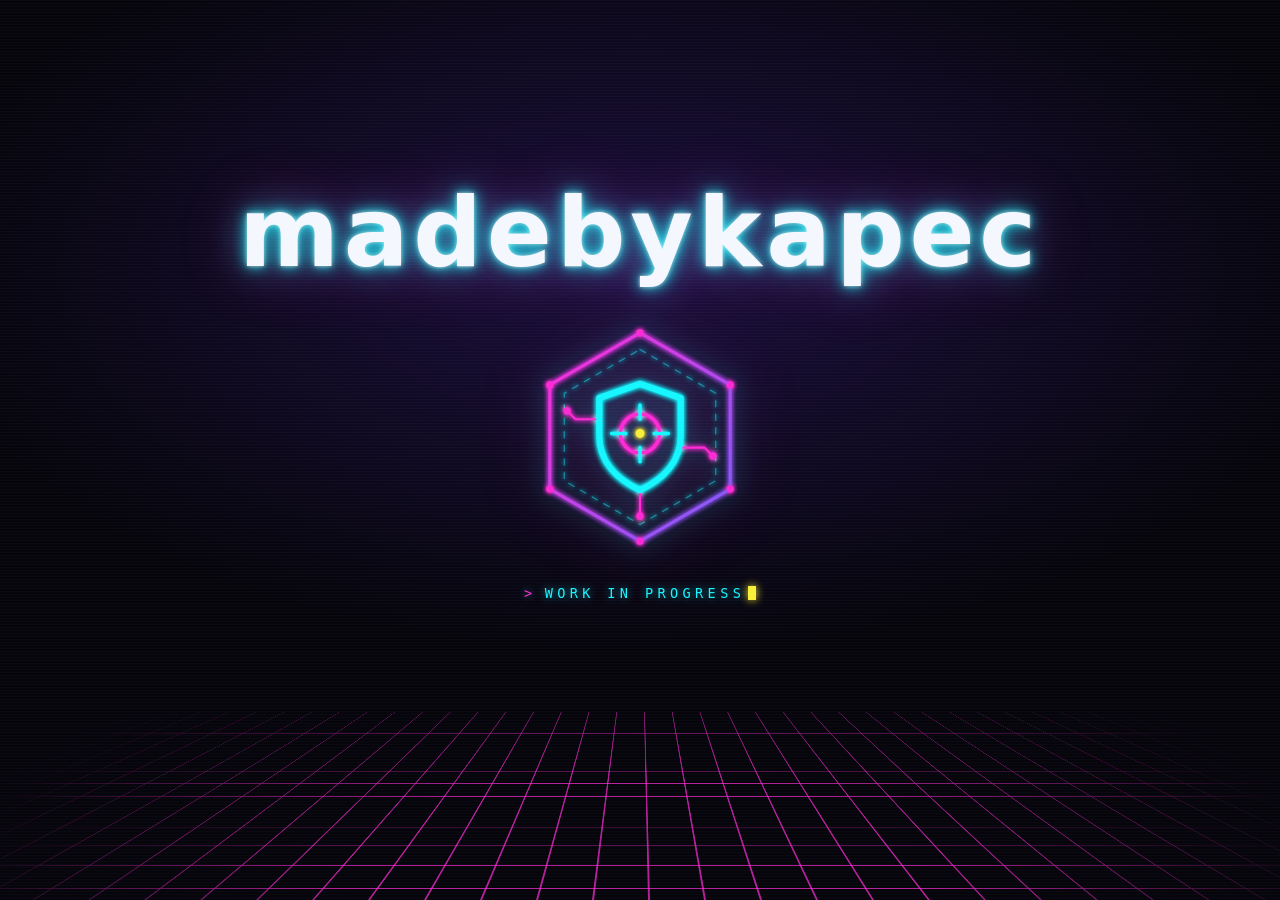
<file: index.html>
<!doctype html>
<html lang="en">
<head>
<meta charset="utf-8">
<meta name="viewport" content="width=device-width, initial-scale=1">
<meta name="theme-color" content="#06050c">
<title>madebykapec</title>
<link rel="icon" href="assets/mark.svg" type="image/svg+xml">
<link rel="stylesheet" href="assets/site.css">
</head>
<body>
<div class="floor" aria-hidden="true"><div class="grid"></div></div>
<main class="hero">
  <h1 class="brand" data-text="madebykapec">madebykapec</h1>
  <img class="mark" src="assets/mark.svg" width="240" height="240" alt="The madebykapec emblem: a neon hexagon around a shield with a targeting reticle">
  <p class="status"><span class="prompt">&gt;</span>work in progress<span class="cursor" aria-hidden="true"></span></p>
</main>
</body>
</html>
</file>
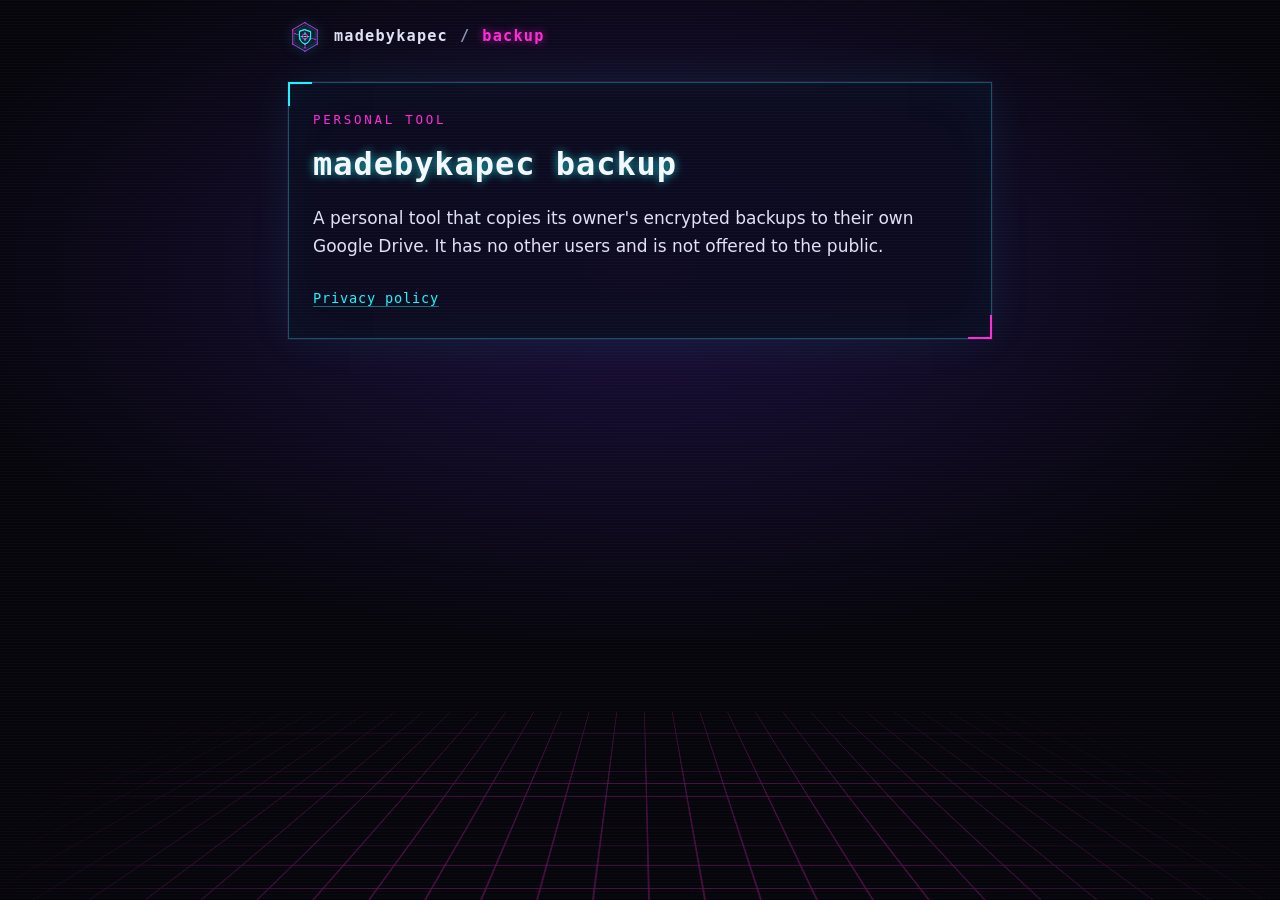
<file: backup/index.html>
<!doctype html>
<html lang="en">
<head>
<meta charset="utf-8">
<meta name="viewport" content="width=device-width, initial-scale=1">
<meta name="theme-color" content="#06050c">
<title>madebykapec backup</title>
<link rel="icon" href="../assets/mark.svg" type="image/svg+xml">
<link rel="stylesheet" href="../assets/site.css">
</head>
<body>
<div class="floor faint" aria-hidden="true"><div class="grid"></div></div>
<header class="top">
  <img src="../assets/mark.svg" width="34" height="34" alt="">
  <a href="../">madebykapec</a><span class="sep">/</span><span class="here">backup</span>
</header>
<main class="page">
  <section class="panel">
    <p class="kicker">Personal tool</p>
    <h1>madebykapec backup</h1>
    <p>A personal tool that copies its owner's encrypted backups to their own Google Drive. It has no other users and is not offered to the public.</p>
    <nav class="foot"><a href="privacy.html">Privacy policy</a></nav>
  </section>
</main>
</body>
</html>
</file>
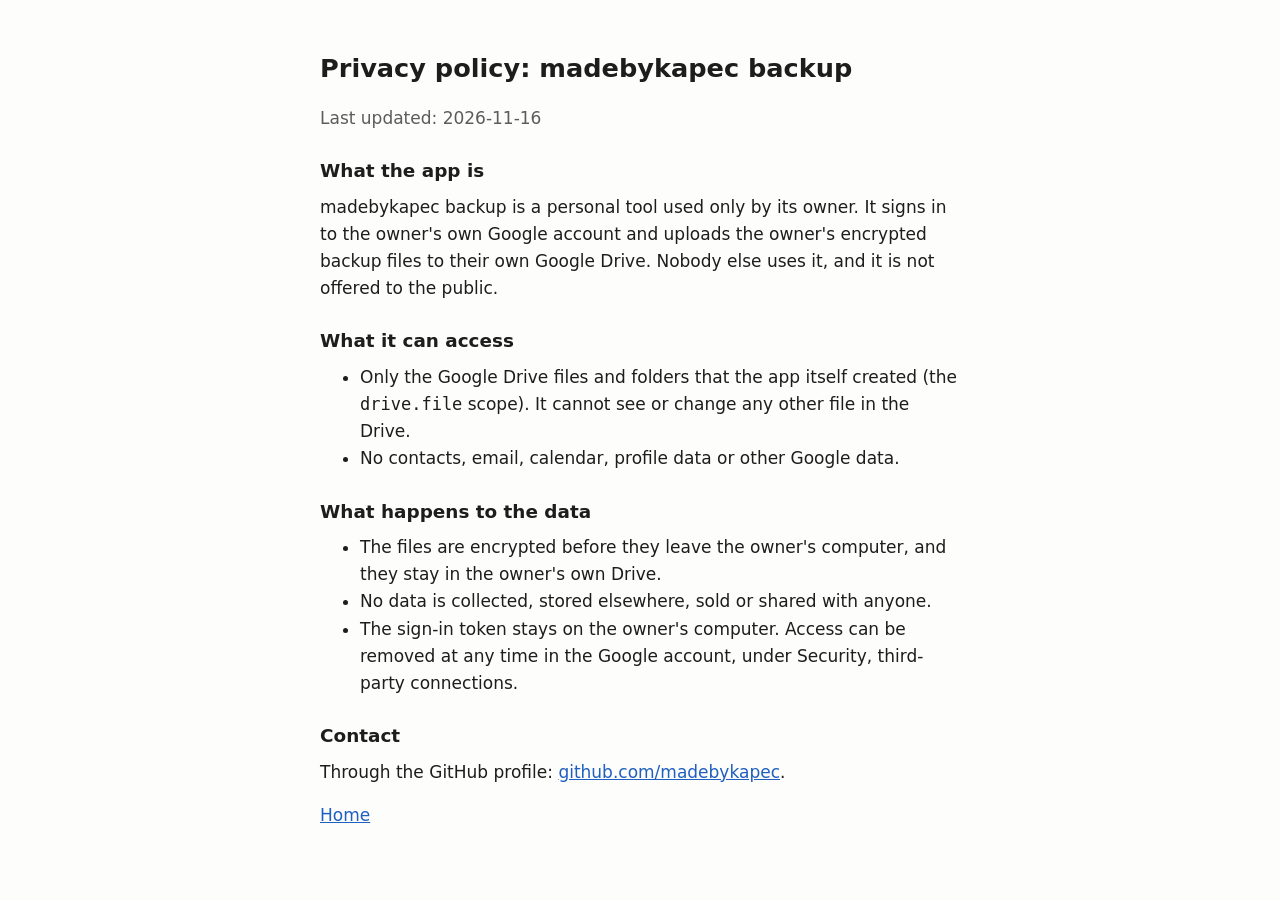
<file: privacy.html>
<!doctype html>
<html lang="en">
<head>
<meta charset="utf-8">
<meta name="viewport" content="width=device-width, initial-scale=1">
<title>Privacy policy</title>
<style>
  :root { --bg: #fdfdfc; --fg: #1d1d1b; --muted: #5c5c58; --link: #1f5fbf; }
  @media (prefers-color-scheme: dark) { :root { --bg: #171716; --fg: #ececea; --muted: #a3a39e; --link: #7fb0ff; } }
  body { margin: 0; background: var(--bg); color: var(--fg); font: 17px/1.6 system-ui, sans-serif; }
  main { max-width: 40rem; margin: 0 auto; padding: 3rem 1rem; }
  h1 { font-size: 1.6rem; margin: 0 0 1rem; }
  h2 { font-size: 1.15rem; margin: 1.5rem 0 0.5rem; }
  p, ul { margin: 0 0 1rem; }
  .muted { color: var(--muted); }
  a { color: var(--link); }
</style>
</head>
<body>
<main>
  <h1>Privacy policy: madebykapec backup</h1>
  <p class="muted">Last updated: 2026-11-16</p>

  <h2>What the app is</h2>
  <p>madebykapec backup is a personal tool used only by its owner. It signs in to the owner's own Google account and uploads the owner's encrypted backup files to their own Google Drive. Nobody else uses it, and it is not offered to the public.</p>

  <h2>What it can access</h2>
  <ul>
    <li>Only the Google Drive files and folders that the app itself created (the <code>drive.file</code> scope). It cannot see or change any other file in the Drive.</li>
    <li>No contacts, email, calendar, profile data or other Google data.</li>
  </ul>

  <h2>What happens to the data</h2>
  <ul>
    <li>The files are encrypted before they leave the owner's computer, and they stay in the owner's own Drive.</li>
    <li>No data is collected, stored elsewhere, sold or shared with anyone.</li>
    <li>The sign-in token stays on the owner's computer. Access can be removed at any time in the Google account, under Security, third-party connections.</li>
  </ul>

  <h2>Contact</h2>
  <p>Through the GitHub profile: <a href="https://github.com/madebykapec">github.com/madebykapec</a>.</p>

  <p><a href="index.html">Home</a></p>
</main>
</body>
</html>
</file>
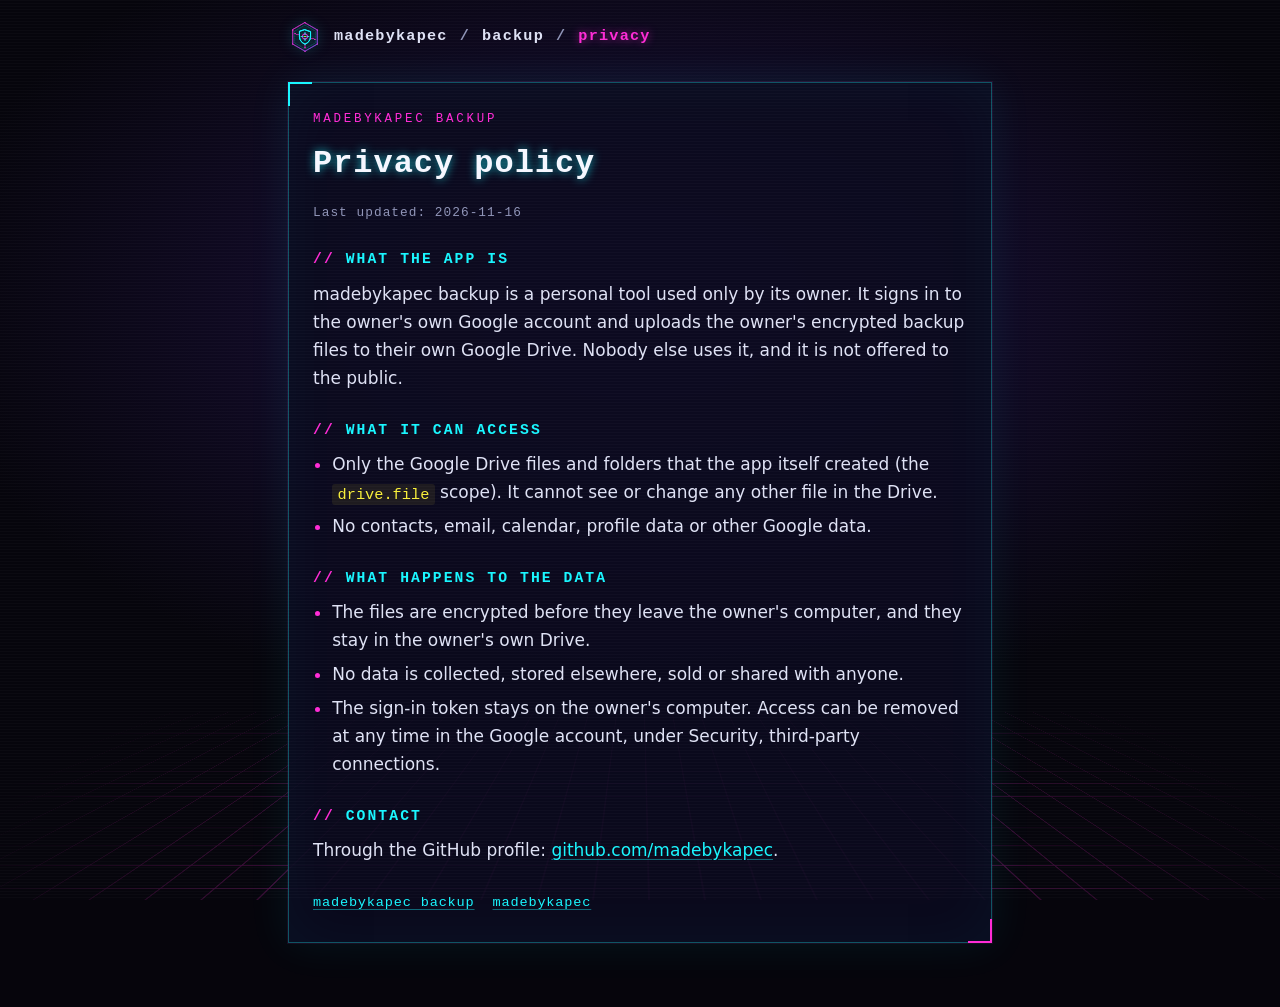
<file: backup/privacy.html>
<!doctype html>
<html lang="en">
<head>
<meta charset="utf-8">
<meta name="viewport" content="width=device-width, initial-scale=1">
<meta name="theme-color" content="#06050c">
<title>Privacy policy · madebykapec backup</title>
<link rel="icon" href="../assets/mark.svg" type="image/svg+xml">
<link rel="stylesheet" href="../assets/site.css">
</head>
<body>
<div class="floor faint" aria-hidden="true"><div class="grid"></div></div>
<header class="top">
  <img src="../assets/mark.svg" width="34" height="34" alt="">
  <a href="../">madebykapec</a><span class="sep">/</span><a href="./">backup</a><span class="sep">/</span><span class="here">privacy</span>
</header>
<main class="page">
  <section class="panel">
    <p class="kicker">madebykapec backup</p>
    <h1>Privacy policy</h1>
    <p class="updated">Last updated: 2026-11-16</p>

    <h2>What the app is</h2>
    <p>madebykapec backup is a personal tool used only by its owner. It signs in to the owner's own Google account and uploads the owner's encrypted backup files to their own Google Drive. Nobody else uses it, and it is not offered to the public.</p>

    <h2>What it can access</h2>
    <ul>
      <li>Only the Google Drive files and folders that the app itself created (the <code>drive.file</code> scope). It cannot see or change any other file in the Drive.</li>
      <li>No contacts, email, calendar, profile data or other Google data.</li>
    </ul>

    <h2>What happens to the data</h2>
    <ul>
      <li>The files are encrypted before they leave the owner's computer, and they stay in the owner's own Drive.</li>
      <li>No data is collected, stored elsewhere, sold or shared with anyone.</li>
      <li>The sign-in token stays on the owner's computer. Access can be removed at any time in the Google account, under Security, third-party connections.</li>
    </ul>

    <h2>Contact</h2>
    <p>Through the GitHub profile: <a href="https://github.com/madebykapec">github.com/madebykapec</a>.</p>

    <nav class="foot"><a href="./">madebykapec backup</a><a href="../">madebykapec</a></nav>
  </section>
</main>
</body>
</html>
</file>
<file: assets/site.css>
:root {
  --bg: #06050c;
  --bg-glow: #1b0f3d;
  --cyan: #19f6ff;
  --magenta: #ff2bd6;
  --yellow: #f8ef3a;
  --text: #dfe2f5;
  --muted: #9095b8;
  --panel: rgba(12, 10, 30, 0.9);
  --line: rgba(25, 246, 255, 0.32);
  --mono: ui-monospace, "Cascadia Code", "JetBrains Mono", "SFMono-Regular", Menlo, Consolas, monospace;
  --sans: system-ui, -apple-system, "Segoe UI", Roboto, sans-serif;
  color-scheme: dark;
}

* { box-sizing: border-box; }

html { background: var(--bg); }

body {
  margin: 0;
  min-height: 100vh;
  min-height: 100svh;
  background: radial-gradient(ellipse 80% 60% at 50% 30%, var(--bg-glow), transparent 70%), var(--bg);
  color: var(--text);
  font: 17px/1.65 var(--sans);
  overflow-x: hidden;
}

/* scanlines over everything */
body::after {
  content: "";
  position: fixed;
  inset: 0;
  z-index: 10;
  pointer-events: none;
  background: repeating-linear-gradient(to bottom, rgba(255, 255, 255, 0.025) 0 1px, transparent 1px 3px);
}

a { color: var(--cyan); text-decoration-color: rgba(25, 246, 255, 0.4); text-underline-offset: 3px; }
a:hover { color: #fff; text-shadow: 0 0 8px var(--cyan); }
a:focus-visible { outline: 2px solid var(--yellow); outline-offset: 3px; }

/* the neon floor */
.floor {
  position: fixed;
  left: 0;
  right: 0;
  bottom: 0;
  height: 45vh;
  overflow: hidden;
  pointer-events: none;
  z-index: 0;
  -webkit-mask-image: radial-gradient(ellipse 75% 100% at 50% 100%, #000 30%, transparent 72%);
  mask-image: radial-gradient(ellipse 75% 100% at 50% 100%, #000 30%, transparent 72%);
}
.floor .grid {
  position: absolute;
  left: -50%;
  width: 200%;
  bottom: 0;
  height: 200%;
  background-image:
    linear-gradient(rgba(255, 43, 214, 0.7) 2px, transparent 2px),
    linear-gradient(90deg, rgba(255, 43, 214, 0.7) 2px, transparent 2px);
  background-size: 56px 56px;
  transform: perspective(700px) rotateX(62deg);
  transform-origin: 50% 100%;
  animation: floor 3s linear infinite;
}
.floor.faint { opacity: 0.35; }
@keyframes floor { to { background-position: 0 56px; } }

/* the brand page */
.hero {
  position: relative;
  z-index: 1;
  min-height: 100vh;
  min-height: 100svh;
  display: flex;
  flex-direction: column;
  align-items: center;
  justify-content: center;
  text-align: center;
  padding: 48px 16px 18vh;
}

.brand {
  position: relative;
  margin: 0;
  font: 800 clamp(2.1rem, 11vw, 6rem)/1.05 var(--sans);
  letter-spacing: 0.05em;
  color: #f5f7ff;
  text-shadow:
    0 0 4px rgba(255, 255, 255, 0.6),
    0 0 14px var(--cyan),
    0 0 36px rgba(25, 246, 255, 0.55),
    0 0 64px rgba(255, 43, 214, 0.45);
}
.brand::before,
.brand::after {
  content: attr(data-text);
  content: attr(data-text) / "";
  position: absolute;
  inset: 0;
  text-shadow: none;
  opacity: 0;
  pointer-events: none;
}
.brand::before { color: var(--magenta); animation: glitch-a 7s steps(1) infinite; }
.brand::after { color: var(--cyan); animation: glitch-b 7s steps(1) infinite; }
@keyframes glitch-a {
  0%, 90%, 96%, 100% { opacity: 0; transform: none; clip-path: none; }
  91% { opacity: 0.85; transform: translate(-4px, 1px); clip-path: inset(10% 0 60% 0); }
  93% { opacity: 0.85; transform: translate(3px, -1px); clip-path: inset(55% 0 20% 0); }
  95% { opacity: 0.85; transform: translate(-2px, 0); clip-path: inset(30% 0 45% 0); }
}
@keyframes glitch-b {
  0%, 90%, 95%, 100% { opacity: 0; transform: none; clip-path: none; }
  92% { opacity: 0.85; transform: translate(4px, -1px); clip-path: inset(65% 0 10% 0); }
  94% { opacity: 0.85; transform: translate(-3px, 1px); clip-path: inset(15% 0 70% 0); }
}

.mark {
  display: block;
  width: clamp(150px, 44vw, 250px);
  height: auto;
  margin: 28px auto 22px;
  filter: drop-shadow(0 0 14px rgba(25, 246, 255, 0.35)) drop-shadow(0 0 30px rgba(255, 43, 214, 0.25));
  animation: hum 5s ease-in-out infinite;
}
@keyframes hum {
  50% { filter: drop-shadow(0 0 20px rgba(25, 246, 255, 0.55)) drop-shadow(0 0 44px rgba(255, 43, 214, 0.4)); }
}

.status {
  margin: 0;
  font: 500 0.85rem/1.4 var(--mono);
  letter-spacing: 0.32em;
  text-transform: uppercase;
  color: var(--cyan);
  text-shadow: 0 0 8px rgba(25, 246, 255, 0.6);
}
.status .prompt { color: var(--magenta); margin-right: 0.6em; }
.cursor {
  display: inline-block;
  width: 0.6em;
  height: 1em;
  margin-left: 0.2em;
  vertical-align: -0.15em;
  background: var(--yellow);
  box-shadow: 0 0 8px var(--yellow);
  animation: blink 1.1s steps(1) infinite;
}
@keyframes blink { 50% { opacity: 0; } }

/* the backup pages */
.top {
  position: relative;
  z-index: 1;
  display: flex;
  align-items: center;
  gap: 12px;
  max-width: 46rem;
  margin: 0 auto;
  padding: 20px 16px;
  font: 600 0.95rem/1 var(--mono);
  letter-spacing: 0.08em;
}
.top { flex-wrap: wrap; }
.top img { width: 34px; height: 34px; filter: drop-shadow(0 0 6px rgba(25, 246, 255, 0.5)); }
@media (max-width: 420px) {
  .top { gap: 8px; font-size: 0.86rem; letter-spacing: 0.04em; }
}
.top a { color: var(--text); text-decoration: none; }
.top a:hover { color: #fff; }
.top .sep { color: var(--muted); }
.top .here { color: var(--magenta); text-shadow: 0 0 8px rgba(255, 43, 214, 0.6); }

.page {
  position: relative;
  z-index: 1;
  max-width: 46rem;
  margin: 0 auto;
  padding: 8px 16px 64px;
}

.panel {
  position: relative;
  background: var(--panel);
  border: 1px solid var(--line);
  padding: 28px 24px;
  box-shadow:
    0 0 0 1px rgba(255, 43, 214, 0.08),
    0 0 40px rgba(25, 246, 255, 0.08),
    inset 0 0 60px rgba(25, 246, 255, 0.04);
}
.panel::before,
.panel::after {
  content: "";
  position: absolute;
  width: 22px;
  height: 22px;
  pointer-events: none;
}
.panel::before { top: -1px; left: -1px; border-top: 2px solid var(--cyan); border-left: 2px solid var(--cyan); }
.panel::after { bottom: -1px; right: -1px; border-bottom: 2px solid var(--magenta); border-right: 2px solid var(--magenta); }

.kicker {
  margin: 0 0 0.5rem;
  font: 0.78rem/1.4 var(--mono);
  letter-spacing: 0.22em;
  text-transform: uppercase;
  color: var(--magenta);
}
.panel h1 {
  margin: 0 0 1.2rem;
  font: 700 clamp(1.4rem, 6vw, 2rem)/1.25 var(--mono);
  letter-spacing: 0.03em;
  color: #f5f7ff;
  text-shadow: 0 0 10px rgba(25, 246, 255, 0.7);
}
.panel h2 {
  margin: 1.8rem 0 0.6rem;
  font: 600 0.92rem/1.35 var(--mono);
  letter-spacing: 0.14em;
  text-transform: uppercase;
  color: var(--cyan);
}
.panel h2::before { content: "// "; color: var(--magenta); }
.panel p,
.panel ul { margin: 0 0 1rem; }
.panel ul { padding-left: 1.2rem; }
.panel li { margin: 0.35rem 0; }
.panel li::marker { color: var(--magenta); }
.updated { font: 0.8rem/1.4 var(--mono); letter-spacing: 0.08em; color: var(--muted); }

code {
  font: 0.9em var(--mono);
  color: var(--yellow);
  background: rgba(248, 239, 58, 0.08);
  padding: 0.1em 0.35em;
  border-radius: 3px;
}

.foot {
  display: flex;
  flex-wrap: wrap;
  gap: 6px 18px;
  margin-top: 28px;
  font: 0.85rem/1.6 var(--mono);
  letter-spacing: 0.06em;
  color: var(--muted);
}

@media (prefers-reduced-motion: reduce) {
  *, *::before, *::after { animation: none !important; }
}
</file>
